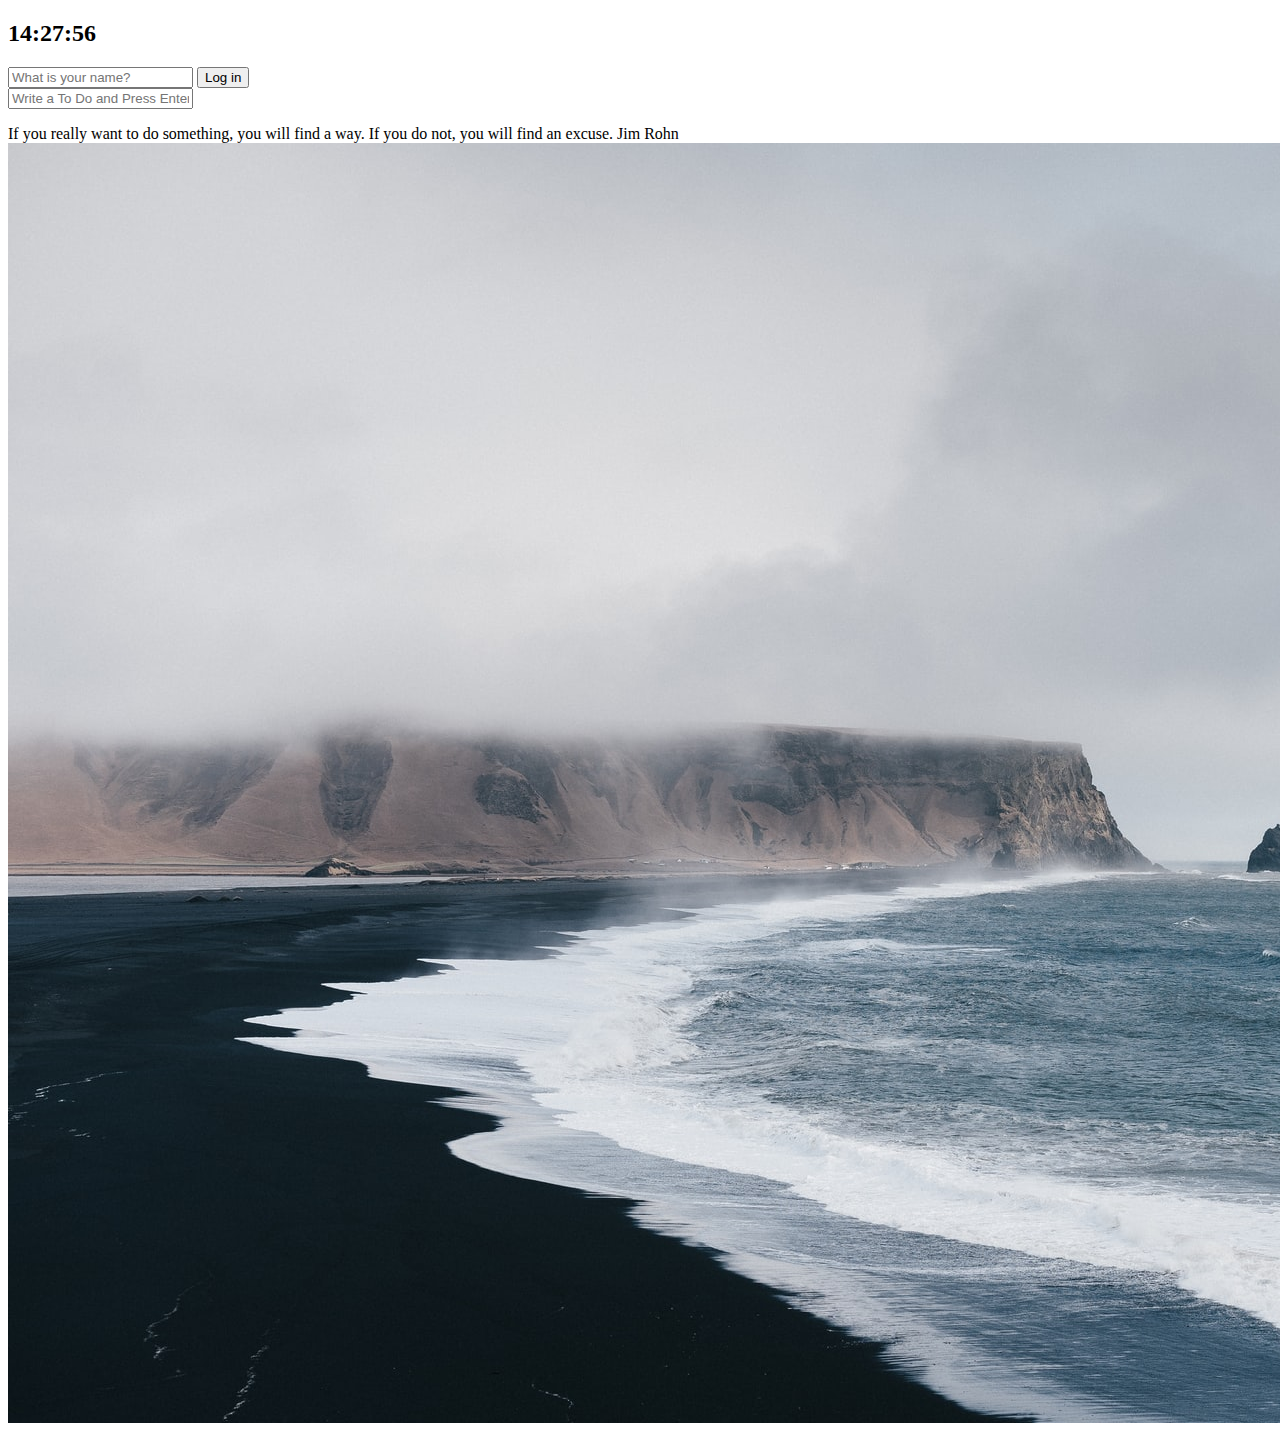
<file: index.html>
<!DOCTYPE html>
<html lang="en">
  <head>
    <meta charset="UTF-8" />
    <meta name="viewport" content="width=device-width, initial-scale=1.0" />
    <link rel="stylesheet" href="css/style.css" />
    <title>Momentum</title>
  </head>

  <body>
    <h2 id="clock">00:00:00</h2>
    <form class="hidden" id="login-form">
      <input required maxlength="15" type="text" placeholder="What is your name?" />
      <input type="submit" value="Log in" />
    </form>
    <h1 class="hidden" id="greeting"></h1>
    <form id="todo-form">
      <input type="text" placeholder="Write a To Do and Press Enter" required />
    </form>
    <ul id="todo-list"></ul>
    <div id="quote">
      <span></span>
      <span></span>
    </div>
    <div id="weather">
      <span></span>
      <span></span>
    </div>
    <script src="js/greetings.js"></script>
    <script src="js/clock.js"></script>
    <script src="js/quotes.js"></script>
    <script src="js/background.js"></script>
    <script src="js/todo.js"></script>
    <script src="js/weather.js"></script>
  </body>
</html>
</file>
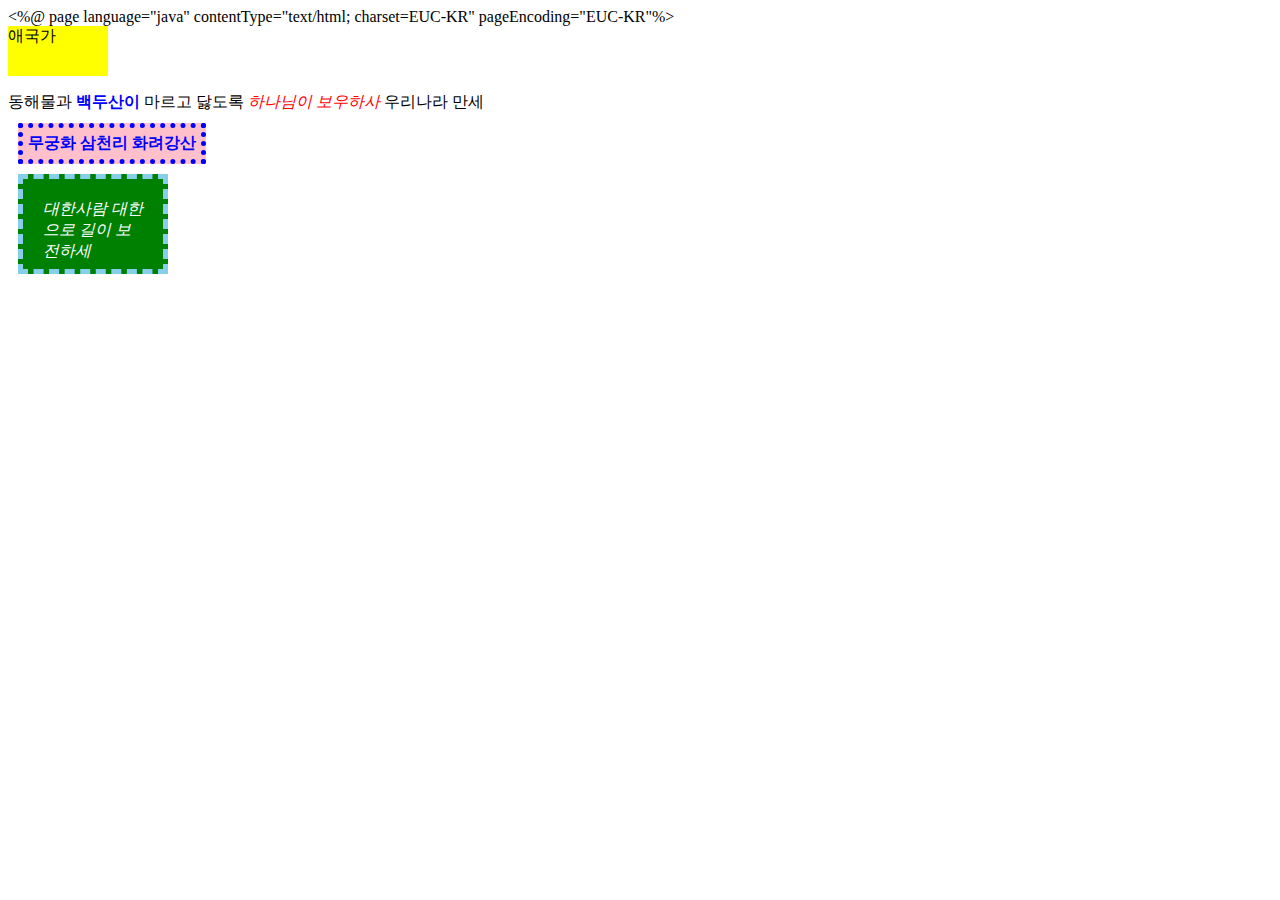
<file: test.html>
<%@ page language="java" contentType="text/html; charset=EUC-KR" pageEncoding="EUC-KR"%>
<!DOCTYPE html PUBLIC "-//W3C//DTD HTML 4.01 Transitional//EN" "http://www.w3.org/TR/html4/loose.dtd">
<html>
  <head>
    <meta charset="utf-8" />
    <title></title>
    <style>
      .box{
          display:inline-block; /* default값 inline */
          width:100px; /* display가 block일때만 지정가능 */
          height:50px; /* display가 block일때만 지정가능 */
          background-color:green; /* 배경색 = green */
          margin-left:10px; /* 왼쪽 margin 10px */
          padding:20px; /* padding 20px */
          border:5px dashed skyblue; /* 테두리 */
          font-style:italic; /* 글자형태 : 이태릭체 */
          color:white /* 글자색 : white */
      }
    </style>
  </head>
  <body>
    <!-- 크기와 배경색 지정 -->
    <span style="display:block;width:100px;height:50px;background:yellow">애국가</span>

    <!-- 글자의 색상과 타입 지정 -->
    <p>
      동해물과 <span style="color:blue; font-weight:bold">백두산이 </span>마르고 닳도록
      <span style="color:red;font-style:italic">하나님이 보우하사</span> 우리나라 만세<br />

      <!-- margin, padding, 테두리색 지정 -->
      <span
        style="display:inline-block; margin:10px; padding:5px; border:dotted 5px blue; color:blue; font-weight:bold; background:pink;"
        >무궁화 삼천리 화려강산</span
      >
      <br />

      <!-- span태그의 css지정 -->
      <span class="box">대한사람 대한으로 길이 보전하세</span>
    </p>
  </body>
</html>
</file>
<file: css/style.css>
.hidden{
    display: none;
}

.hasUsername{
    display: none;
}
</file>
